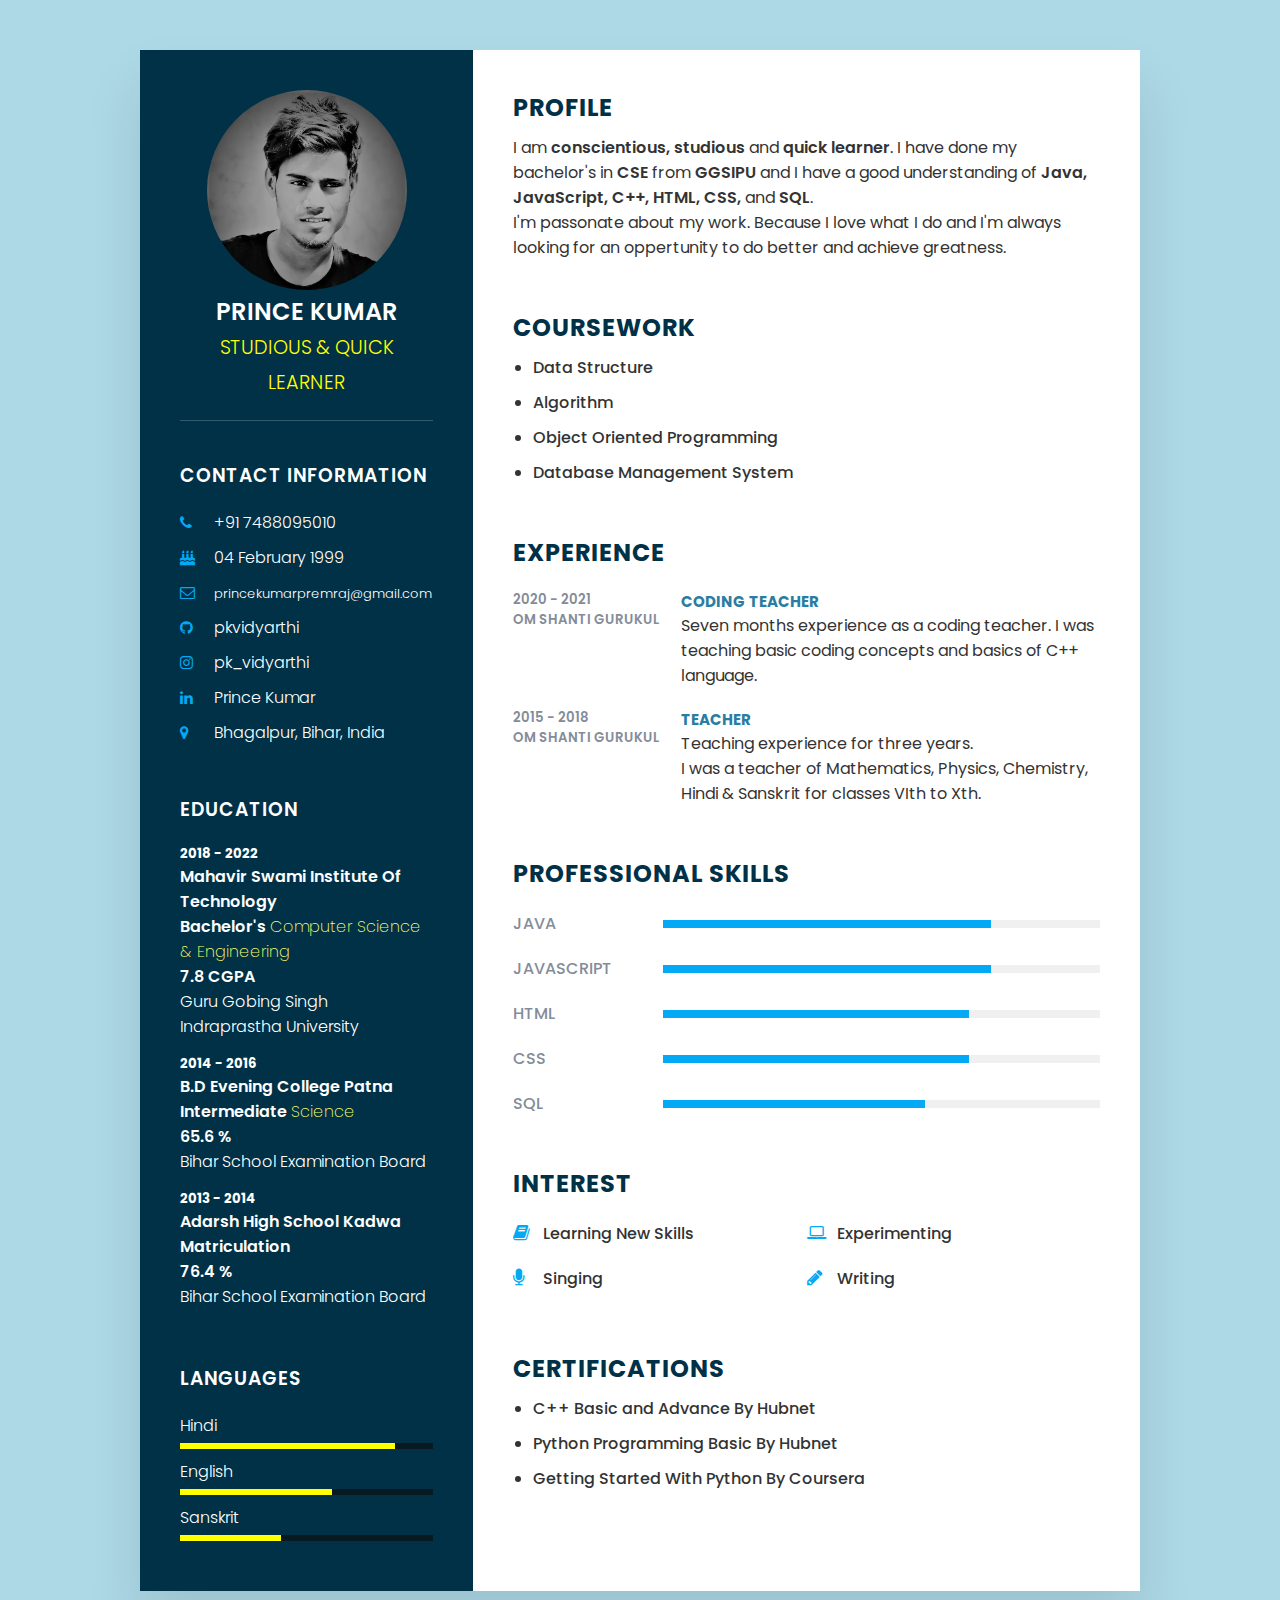
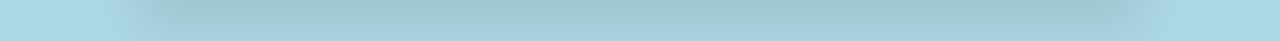
<file: index.html>
<!DOCTYPE html>
<html lang="en">

<head>
    <meta charset="UTF-8">
    <meta http-equiv="X-UA-Compatible" content="IE=edge">
    <meta name="viewport" content="width=device-width, initial-scale=1.0">
    <title>Resume</title>
    <link rel="stylesheet" href="https://cdnjs.cloudflare.com/ajax/libs/font-awesome/4.7.0/css/font-awesome.css"
        integrity="sha512-5A8nwdMOWrSz20fDsjczgUidUBR8liPYU+WymTZP1lmY9G6Oc7HlZv156XqnsgNUzTyMefFTcsFH/tnJE/+xBg=="
        crossorigin="anonymous" referrerpolicy="no-referrer" />
    <link rel="stylesheet" href="style.css">
</head>

<body>

    <div class="container">
        
        <div class="leftside">
            <div class="profiletxt">
                <div class="imgbox">
                    <img src="pic.jpg">
                </div>
                <h2>Prince Kumar <br><span id="title">Studious & Quick Learner</span></h2>
            </div>
            <div class="contactinfo">
                <h3 class="title">Contact Information</h3>
                <ul>
                    <li class="list">
                        <span class="icon"><i class="fa fa-phone" aria-hidden="true"></i></span>
                        <a href="tel:07488095010" class="link"><span class="text">+91 7488095010</span></a>
                        
                    </li>
                    <li class="list">
                        <span class="icon"><i class="fa fa-birthday-cake" aria-hidden="true"></i></span>
                        <span class="text">04 February 1999</span>
                    </li>
                    <li class="list">
                        <span class="icon"><i class="fa fa-envelope-o" aria-hidden="true"></i>
                        </span>
                        <span id="email" class="text">princekumarpremraj@gmail.com</span>
                        
                        
                    </li>
                    <li class="list">
                        <span class="icon"><i class="fa fa-github" aria-hidden="true"></i>
                        </span>
                        <a class="link" href="https://www.github.com/pkvidyarthi" target="_blank"><span class="text">pkvidyarthi</span></a>
                        
                    </li>
                    <li class="list">
                        <span class="icon"><i class="fa fa-instagram" aria-hidden="true"></i></span>
                        <a href="https://www.instagram.com/pk_vidyarthi" class="link" target="_blank"><span class="text">pk_vidyarthi</span></a>
                        
                    </li>
                    <li class="list">
                        <span class="icon"><i class="fa fa-linkedin" aria-hidden="true"></i></span>
                        <a href="https://www.linkedin.com/in/prince-kumar-403b2b190" class="link" target="_blank"><span class="text">Prince Kumar</span></a>
                        
                    </li>
                    <li class="list">
                        <span class="icon"><i class="fa fa-map-marker" aria-hidden="true"></i></span>
                        <a href="https://www.google.co.in/maps/place/Naugachhia,+Bihar+853204/@25.3886476,87.0942282,15z/data=!3m1!4b1!4m5!3m4!1s0x39f03ba25d0cd473:0x6457255da78ccc97!8m2!3d25.387344!4d87.0979867" class="link" target="_blank"><span class="text">Bhagalpur, Bihar, India</span></a>
                    </li>

                </ul>
            </div>
            <div class="contactinfo educationinfo">
                <h3 class="title">Education</h3>
                <ul>
                    <li>
                        <h5>2018 - 2022</h5>
                        <h4>Mahavir Swami Institute Of Technology</h4>
                        <h4>Bachelor's <span> Computer Science & Engineering</span></h4>
                        <h4>7.8 CGPA</h4>
                        <h4>Guru Gobing Singh Indraprastha University</h4>
                    </li>
                    <li>
                        <h5>2014 - 2016</h5>
                        <h4>B.D Evening College Patna</h4>
                        <h4>Intermediate <span> Science</span></h4>
                        <h4>65.6 %</h4>
                        <h4>Bihar School Examination Board</h4>
                    </li>
                    <li>
                        <h5>2013 - 2014</h5>
                        <h4>Adarsh High School Kadwa</h4>
                        <h4>Matriculation</h4>
                        <h4>76.4 %</h4>
                        <h4>Bihar School Examination Board</h4>
                    </li>
                </ul>


            </div>
            <div class="contactinfo languageinfo">
                <h3 class="title">Languages</h3>
                <ul>
                    <li>
                        <span class="text">Hindi</span>
                        <span class="percent">
                            <div style="width: 85%;"></div>
                        </span>
                    </li>
                    <li>
                        <span class="text">English</span>
                        <span class="percent">
                            <div style="width: 60%;"></div>
                        </span>
                    </li>
                    <li>
                        <span class="text">Sanskrit</span>
                        <span class="percent">
                            <div style="width: 40%;"></div>
                        </span>
                    </li>
                </ul>
            </div>
        </div>
        <div class="rightside">
            <div class="about">
                <h2 class="title2">Profile</h2>
                <p class="para">I am <span>conscientious, studious</span> and <span>quick learner</span>. I have done my bachelor's in <span>CSE</span> from <span>GGSIPU</span> and I have a good understanding of <span>Java, JavaScript, C++, HTML, CSS,</span> and <span>SQL</span>. <br>
                    I'm passonate about my work. Because I love what I do and I'm always looking for an oppertunity to do better and achieve greatness.</p>
            </div>
            
            <div class="about">
                
                <h2 class="title2">Coursework</h2>
                <ul>
                    <li id="list2">Data Structure</li>
                    <li id="list2">Algorithm</li>
                    <li id="list2">Object Oriented Programming</li>
                    <li id="list2">Database Management System</li>
                </ul>
            </div>
            <div class="about">
                <h2 class="title2">Experience</h2>
                <div class="box">
                    <div class="yearcompany">
                        <h5>2020 - 2021</h5>
                        <h5>Om Shanti Gurukul</h5>
                    </div>
                    <div class="text">
                        <h4>Coding Teacher</h4>
                        <p class="para">Seven months experience as a coding teacher. I was teaching basic coding concepts and basics of
                            C++ language. </p>
                    </div>
                </div>
                <div class="box">
                    <div class="yearcompany">
                        <h5>2015 - 2018</h5>
                        <h5>Om Shanti Gurukul</h5>
                    </div>
                    <div class="text">
                        <h4>Teacher</h4>
                        <p class="para">Teaching experience for three years. <br> I was a teacher of Mathematics, Physics, Chemistry,
                            Hindi & Sanskrit for classes VIth to Xth.</p>
                    </div>
                </div>
                

            </div>

            <div class="about skills">
                <h2 class="title2">Professional Skills</h2>

                <div class="box">
                    <h4>Java</h4>

                    <div class="percent">
                        <div style="width: 75%;"></div>
                    </div>
                </div>
                <div class="box">
                    <h4>JavaScript</h4>

                    <div class="percent">
                        <div style="width: 75%;"></div>
                    </div>
                </div>
                <div class="box">
                    <h4>HTML</h4>

                    <div class="percent">
                        <div style="width: 70%;"></div>
                    </div>
                </div>
                <div class="box">
                    <h4>CSS</h4>

                    <div class="percent">
                        <div style="width: 70%;"></div>
                    </div>
                </div>
                <div class="box">
                    <h4>SQL</h4>

                    <div class="percent">
                        <div style="width: 60%;"></div>
                    </div>
                </div>
            </div>

            <div class="about interest">
                <h2 class="title2">Interest</h2>
                <ul>
                    <li><i class="fa fa-book" aria-hidden="true"></i>Learning New Skills</li>
                    <li><i class="fa fa-laptop" aria-hidden="true"></i>Experimenting</li>
                    <li><i class="fa fa-microphone" aria-hidden="true"></i>Singing</li>
                    <li><i class="fa fa-pencil" aria-hidden="true"></i>Writing</li>
                </ul>
            </div>
            <div class="about certification">
                <h2 class="title2">Certifications</h2>
                <ul>
                    <a class="link"
                        href="https://drive.google.com/file/d/1Lw6IZShm9MA-cD20Rl_DGiF5ZoCNPxqJ/view?usp=sharing"
                        target="_blank">
                        <li id="list2">C++ Basic and Advance By Hubnet</li>
                    </a>
                    <a class="link"
                        href="https://drive.google.com/file/d/1M4mGwQFZr8LyIUehQgz9pSnGSpRN33Gg/view?usp=sharing"
                        target="_blank">
                        <li id="list2">Python Programming Basic By Hubnet</li></a>
                    <a class="link"
                        href="https://drive.google.com/file/d/1Kpnt4z3V9p5msrszcmD9lbC9bOwYUabP/view?usp=sharing"
                        target="_blank">
                        <li id="list2">Getting Started With Python By Coursera </li>
                    </a>

                </ul>
            </div>

        </div>
    </div>

</body>

</html>
</file>
<file: style.css>
@import url('https://fonts.googleapis.com/css2?family=Poppins:wght@200;300;400;500;600;700;800;900&display=swap');
*{
    box-sizing: border-box;
    margin: 0;
    padding: 0;
    font-family: 'Poppins', sans-serif;

}
body{
    background-color: lightblue;
    display: flex;
    justify-content: center;
    align-items: center;
    min-height: 100vh;
}
#title{
    color: yellow;
}
.container{
    position: relative;
    width: 100%;
    min-height: 1000px;
    max-width: 1000px;
    margin: 50px;
    background: #fff;
    display: grid;
    grid-template-columns: 1fr 2fr;
    box-shadow: 0 35px 55px rgba(0, 0,0,0.1);
}
.container .leftside{
    position: relative;
    background: #003147;
    padding: 40px;
}
.profiletxt{
    position: relative;
    display: flex;
    flex-direction: column;
    align-items: center;
    padding-bottom: 20px;
    border-bottom: 1px solid rgba(255, 255, 255, 0.2);
}
.profiletxt .imgbox{
    position: relative;
    width: 200px;
    height: 200px;
    border-radius: 50%;
    overflow: hidden;
}
.profiletxt .imgbox img{
    position: absolute;
    top: 0;
    left: 0;
    width: 100%;
    object-fit: cover;
}
.profiletxt h2{
    color: #fff;
    font-size: 1.5em;
    text-transform: uppercase;
    text-align: center;
    font-weight: 600;
    line-height: 1.4em;
    padding-top: 5px;
}
.profiletxt h2 span{
    font-size: 0.8em;
    font-weight: 300;
}

.contactinfo{
    padding-top: 40px;
}
.title{
    color: #fff;
    text-transform: uppercase;
    font-weight: 600;
    letter-spacing: 1px;
    margin-bottom: 20px;
}
.contactinfo ul{
    position: relative;
}
.contactinfo ul li{
    position: relative;
    margin: 10px 0;
    list-style:none;
    color: #fff;
}
.contactinfo ul li .icon{
    display: inline-block;
    width: 30px;
    font-size: 15px;
    color: #03a9f4;
}
.contactinfo ul li .text{
    color: #fff;
    font-weight: 300;
    /* font-size: small; */
}
/* .contactinfo ul li */  #email{
    font-size: small;
}
.contactinfo.educationinfo li{
    margin-bottom: 15px;
}


.contactinfo .educationinfo h5{
    color: #03a9f4;
    font-weight: 500;
}
.contactinfo.educationinfo h4:nth-child(5){
    color: #fff;
    font-weight: 300;
}
.contactinfo.educationinfo h4{
    color: #fff;
    font-weight: 600;
}

.contactinfo ul li span{
    color:rgb(253, 253, 104);
    font-weight: 200;
}
.contactinfo.languageinfo .percent {
position: relative;
width: 100%;
height: 6px;
background-color: #081921;
display: block;
margin-top: 5px;
}
.contactinfo.languageinfo .percent div{
    position: absolute;
    top: 0;
    left: 0;
    height: 100%;
    background:yellow;
}

/* Right Side */
.container .rightside{
    position: relative;
    background: #fff;
    padding: 40px;
}
.about{
    margin-bottom: 50px;
}

.about:last-child{
    margin-bottom: 0;
}
.title2{
    color: #003147;
    text-transform: uppercase;
    letter-spacing: 1px;
    margin-bottom: 10px;
}

.about .para{
    color: #333;
    /* border: 4px solid #003147;
    border-radius: 23px; */
    /* padding: 8px; */
    
}
.para span{
    font-weight: 600;
    
}
.about .box{
    display: flex;
    flex-direction: row;
    margin: 20px 0;
}
.about .box .yearcompany{
    min-width: 150px;
    margin-right: 18px;
}
.about .box .yearcompany h5{
    text-transform: uppercase;
    color: #848c99;
    font-weight: 600;
}
.about .box .text h4{
text-transform: uppercase;
color: #2a7da2;
/* color: #03a9f4; */
font-size: 15px;
}

.skills .box{
position: relative;
width: 100%;
display: grid;
grid-template-columns: 150px 1fr;
justify-content: center;
align-items: center;
}
.skills .box h4{
    text-transform: uppercase;
    color: #848c99;
    font-weight: 500;

}
.skills .box .percent{
position: relative;
width: 100%;
height: 8px;
background-color: #f0f0f0;
}
.skills .box .percent div{
    position: absolute;
    top: 0;
    left: 0;
    height: 100%;
    background: #03a9f4;
}
.interest ul{
    display: grid;
    grid-template-columns: repeat(2,1fr);

}
.interest ul li{
    list-style: none;
    color: #333;
    font-weight: 500;
    margin: 10px 0;

}
.interest ul li .fa{
    color: #03a9f4;
    font-size: 18px;
    width: 20px;
    margin-right: 10px;
}

#list2{
    
    color: #333;
    font-weight: 500;
    margin: 10px 20px;
}

.link{
    text-decoration: none;
}


@media (max-width: 1000px)
{
    .container{
        margin: 10px;
        grid-template-columns: repeat(1,1fr);

    }
    .interest ul{
        grid-template-columns: repeat(1,1fr);
    }

}
@media (max-width: 600px)
{
    .about .box{
        flex-direction: column;
    }
    .about .box .yearcompany{
        margin-bottom: 5px;
    }
    .skills .box{
        grid-template-columns: repeat(1,1fr);
    }

}
</file>
